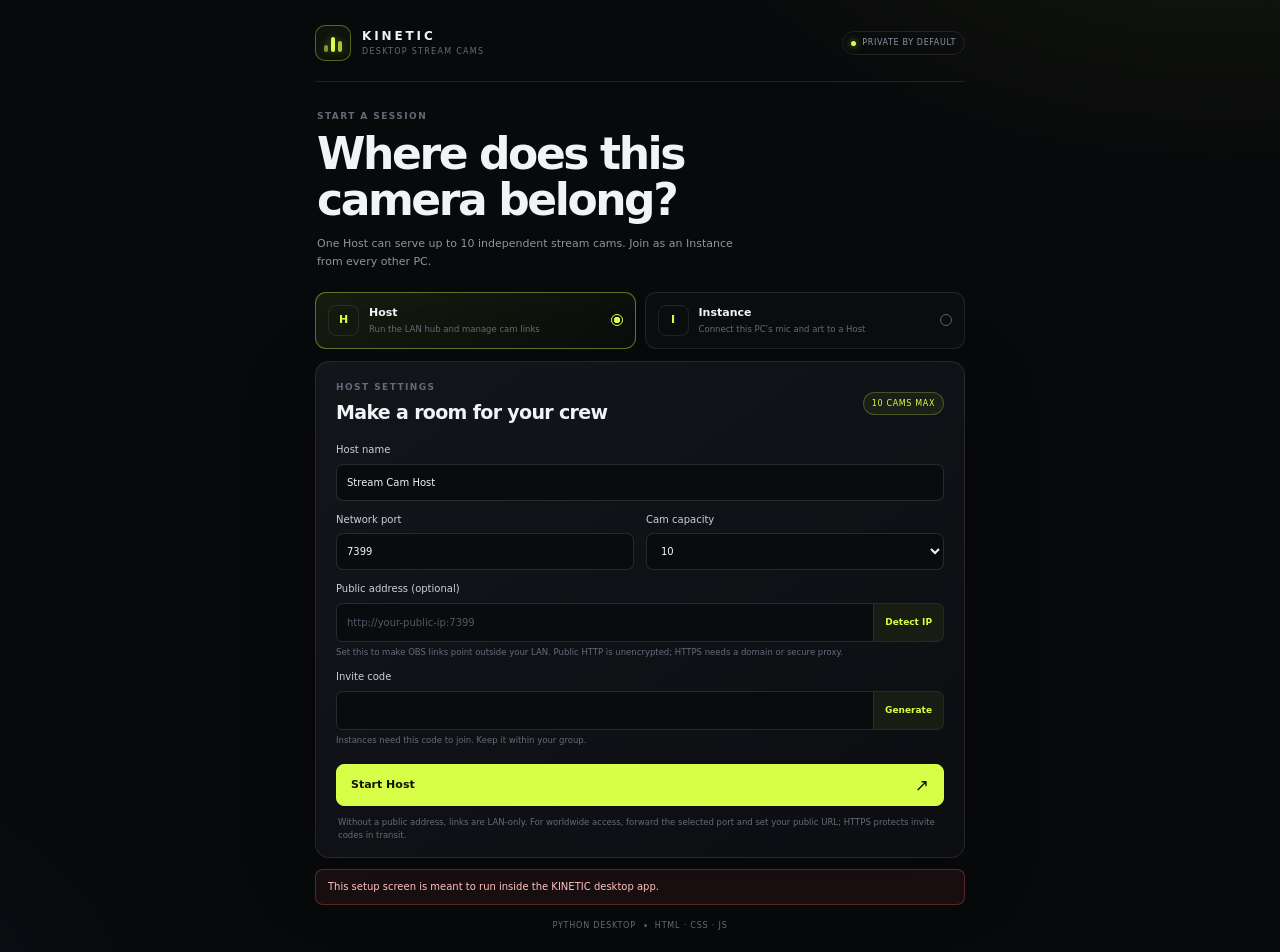
<file: public/setup.html>
<!doctype html>
<html lang="en">
  <head>
    <meta charset="utf-8" />
    <meta name="viewport" content="width=device-width, initial-scale=1" />
    <meta name="color-scheme" content="dark" />
    <title>KINETIC Setup</title>
    <link rel="icon" href="./favicon.svg" type="image/svg+xml" />
    <link rel="stylesheet" href="./css/setup.css" />
  </head>
  <body>
    <main class="setup-shell">
      <header class="setup-header">
        <div class="brand-mark" aria-hidden="true"><span></span><span></span><span></span></div>
        <div><strong>KINETIC</strong><small>DESKTOP STREAM CAMS</small></div>
        <span class="local-badge"><i></i> PRIVATE BY DEFAULT</span>
      </header>

      <section class="intro">
        <p class="eyebrow">START A SESSION</p>
        <h1>Where does this<br />camera belong?</h1>
        <p class="intro-copy">One Host can serve up to 10 independent stream cams. Join as an Instance from every other PC.</p>
      </section>

      <div class="role-switch" role="tablist" aria-label="Choose app role">
        <button type="button" class="role-card is-active" data-mode="host" role="tab" aria-selected="true">
          <span class="role-icon host-icon" aria-hidden="true">H</span>
          <span><strong>Host</strong><small>Run the LAN hub and manage cam links</small></span>
          <span class="radio-mark"></span>
        </button>
        <button type="button" class="role-card" data-mode="instance" role="tab" aria-selected="false">
          <span class="role-icon instance-icon" aria-hidden="true">I</span>
          <span><strong>Instance</strong><small>Connect this PC’s mic and art to a Host</small></span>
          <span class="radio-mark"></span>
        </button>
      </div>

      <section class="role-panel is-active" data-panel="host">
        <div class="panel-title"><div><p class="eyebrow">HOST SETTINGS</p><h2>Make a room for your crew</h2></div><span class="capacity-chip">10 CAMS MAX</span></div>
        <div class="form-grid">
          <label class="field full"><span>Host name</span><input id="hostName" maxlength="80" value="Stream Cam Host" autocomplete="off" /></label>
          <label class="field"><span>Network port</span><input id="hostPort" type="number" min="1024" max="65535" value="7399" /></label>
          <label class="field"><span>Cam capacity</span><select id="maxRooms"><option>10</option><option>9</option><option>8</option><option>7</option><option>6</option><option>5</option><option>4</option><option>3</option><option>2</option><option>1</option></select></label>
          <label class="field full"><span>Public address (optional)</span><div class="input-action"><input id="publicUrl" placeholder="http://your-public-ip:7399" autocomplete="url" spellcheck="false" /><button id="detectPublic" type="button">Detect IP</button></div><small>Set this to make OBS links point outside your LAN. Public HTTP is unencrypted; HTTPS needs a domain or secure proxy.</small></label>
          <label class="field full"><span>Invite code</span><div class="input-action"><input id="accessCode" maxlength="128" autocomplete="off" spellcheck="false" /><button id="generateCode" type="button">Generate</button></div><small>Instances need this code to join. Keep it within your group.</small></label>
        </div>
        <button class="primary-action" id="startHost" type="button"><span>Start Host</span><b aria-hidden="true">↗</b></button>
        <p class="role-footnote">Without a public address, links are LAN-only. For worldwide access, forward the selected port and set your public URL; HTTPS protects invite codes in transit.</p>
      </section>

      <section class="role-panel" data-panel="instance" hidden>
        <div class="panel-title"><div><p class="eyebrow">INSTANCE CONNECTION</p><h2>Join an existing Host</h2></div><span class="capacity-chip">ONE CAM</span></div>
        <div class="form-grid">
          <label class="field full"><span>Host address</span><input id="hostAddress" placeholder="192.168.1.20" autocomplete="url" spellcheck="false" /></label>
          <label class="field"><span>Host port</span><input id="instancePort" type="number" min="1" max="65535" value="7399" /></label>
          <label class="field"><span>Your cam name</span><input id="instanceName" maxlength="80" placeholder="Maya’s cam" autocomplete="off" /></label>
          <label class="field full"><span>Invite code</span><input id="instanceCode" maxlength="128" autocomplete="off" spellcheck="false" /></label>
        </div>
        <button class="primary-action" id="joinHost" type="button"><span>Connect to Host</span><b aria-hidden="true">↗</b></button>
        <p class="role-footnote">Your microphone is captured in this desktop app. Your Host relays the finished overlay to OBS.</p>
      </section>

      <div class="setup-status" id="setupStatus" role="status" aria-live="polite" hidden></div>
      <footer class="setup-footer"><span>PYTHON DESKTOP</span><span class="footer-dot"></span><span>HTML · CSS · JS</span></footer>
    </main>
    <script src="./js/setup.js"></script>
  </body>
</html>
</file>
<file: public/css/setup.css>
:root {
  color-scheme: dark;
  --bg: #08090b;
  --panel: #111318;
  --panel2: #171a20;
  --line: rgba(255,255,255,.09);
  --text: #f1f3f6;
  --muted: #8d94a2;
  --muted2: #646b77;
  --lime: #d8ff47;
  --lime-soft: rgba(216,255,71,.1);
  --font: "Segoe UI Variable", "Segoe UI", Inter, system-ui, sans-serif;
}
* { box-sizing: border-box; }
body { margin: 0; min-width: 360px; min-height: 100vh; color: var(--text); background: radial-gradient(900px 580px at 95% -20%,rgba(216,255,71,.075),transparent 65%),radial-gradient(600px 500px at -15% 110%,rgba(81,118,217,.07),transparent 65%),var(--bg); font: 13px/1.45 var(--font); -webkit-font-smoothing: antialiased; }
button,input,select { font: inherit; color: inherit; }
button { cursor: pointer; }
button:focus-visible,input:focus-visible,select:focus-visible { outline: 2px solid var(--lime); outline-offset: 2px; }
[hidden] { display: none !important; }
.setup-shell { width: min(100% - 40px,650px); margin: 0 auto; padding: 25px 0 20px; }
.setup-header { display: flex; align-items: center; gap: 11px; padding-bottom: 20px; border-bottom: 1px solid var(--line); }
.brand-mark { width: 36px; height: 36px; display: flex; align-items: flex-end; justify-content: center; gap: 3px; padding: 8px; border: 1px solid rgba(216,255,71,.35); border-radius: 10px; background: #10130b; }
.brand-mark span { width: 4px; border-radius: 3px; background: var(--lime); box-shadow: 0 0 8px rgba(216,255,71,.35); }
.brand-mark span:nth-child(1) { height: 7px; opacity: .55; }.brand-mark span:nth-child(2) { height: 15px; }.brand-mark span:nth-child(3) { height: 11px; opacity: .75; }
.setup-header > div:nth-child(2) { display: flex; flex-direction: column; line-height: 1.2; }
.setup-header strong { font-size: 12px; letter-spacing: .24em; }.setup-header small { margin-top: 4px; color: var(--muted2); font-size: 8px; letter-spacing: .16em; }
.local-badge { display: inline-flex; align-items: center; gap: 6px; margin-left: auto; padding: 5px 8px; border: 1px solid var(--line); border-radius: 99px; color: var(--muted); font-size: 8px; letter-spacing: .08em; }
.local-badge i { width: 5px; height: 5px; border-radius: 50%; background: var(--lime); box-shadow: 0 0 7px rgba(216,255,71,.7); }
.intro { padding: 28px 2px 21px; }.eyebrow { margin: 0 0 8px; color: var(--muted2); font-size: 9px; font-weight: 700; letter-spacing: .16em; }
h1 { margin: 0; font-size: clamp(31px,6vw,44px); font-weight: 600; letter-spacing: -.055em; line-height: 1.04; }
.intro-copy { max-width: 430px; margin: 12px 0 0; color: var(--muted); font-size: 11px; line-height: 1.65; }
.role-switch { display: grid; grid-template-columns: 1fr 1fr; gap: 9px; margin-bottom: 12px; }
.role-card { display: flex; align-items: center; gap: 10px; min-width: 0; padding: 12px; border: 1px solid var(--line); border-radius: 11px; background: rgba(255,255,255,.018); text-align: left; transition: border-color .15s,background .15s,transform .15s; }
.role-card:hover { border-color: rgba(255,255,255,.22); transform: translateY(-1px); }.role-card.is-active { border-color: rgba(216,255,71,.4); background: linear-gradient(140deg,rgba(216,255,71,.075),rgba(216,255,71,.018)); }
.role-icon { display: grid; place-items: center; width: 31px; height: 31px; flex: 0 0 31px; border: 1px solid var(--line); border-radius: 8px; color: var(--lime); font-size: 11px; font-weight: 700; }
.role-card > span:nth-child(2) { display: flex; flex: 1; flex-direction: column; min-width: 0; }.role-card strong { font-size: 11px; }.role-card small { margin-top: 3px; color: var(--muted2); font-size: 8.5px; line-height: 1.4; }
.radio-mark { width: 12px; height: 12px; flex: 0 0 12px; border: 1px solid #555c67; border-radius: 50%; }.role-card.is-active .radio-mark { border-color: var(--lime); background: radial-gradient(circle,var(--lime) 0 3px,transparent 3.5px); }
.role-panel { padding: 19px 20px 15px; border: 1px solid var(--line); border-radius: 14px; background: linear-gradient(145deg,rgba(20,22,28,.96),rgba(12,14,18,.97)); box-shadow: 0 20px 70px rgba(0,0,0,.25); animation: arrive .18s ease-out; }
@keyframes arrive { from { opacity: .6; transform: translateY(3px); } to { opacity: 1; transform: translateY(0); } }
.panel-title { display: flex; align-items: center; justify-content: space-between; gap: 12px; margin-bottom: 17px; }.panel-title .eyebrow { margin-bottom: 5px; }.panel-title h2 { margin: 0; font-size: 19px; font-weight: 600; letter-spacing: -.035em; }
.capacity-chip { padding: 5px 8px; border: 1px solid rgba(216,255,71,.23); border-radius: 99px; background: rgba(216,255,71,.06); color: var(--lime); font-size: 8px; letter-spacing: .08em; white-space: nowrap; }
.form-grid { display: grid; grid-template-columns: 1fr 1fr; gap: 12px; }.field { display: flex; flex-direction: column; gap: 6px; min-width: 0; color: #cbd0d8; font-size: 10px; font-weight: 500; }.field.full { grid-column: 1 / -1; }
.field input,.field select { width: 100%; height: 37px; min-width: 0; padding: 0 10px; border: 1px solid rgba(255,255,255,.12); border-radius: 7px; background: #090b0e; color: var(--text); outline: 0; }
.field input::placeholder { color: #525965; }.field small { margin-top: -2px; color: var(--muted2); font-size: 8.5px; font-weight: 400; }
.input-action { display: flex; overflow: hidden; border: 1px solid rgba(255,255,255,.12); border-radius: 7px; background: #090b0e; }.input-action input { border: 0; border-radius: 0; }.input-action button { flex: 0 0 auto; padding: 0 11px; border: 0; border-left: 1px solid var(--line); background: rgba(216,255,71,.07); color: var(--lime); font-size: 9px; font-weight: 600; }
.primary-action { display: flex; align-items: center; justify-content: space-between; width: 100%; height: 42px; margin-top: 18px; padding: 0 14px; border: 1px solid var(--lime); border-radius: 8px; background: var(--lime); color: #111400; font-size: 11px; font-weight: 700; transition: background .15s,transform .15s; }.primary-action:hover { background: #e8ff8a; transform: translateY(-1px); }.primary-action:disabled { opacity: .55; cursor: wait; transform: none; }.primary-action b { font-size: 17px; font-weight: 400; }
.role-footnote { margin: 10px 2px 0; color: var(--muted2); font-size: 8.5px; line-height: 1.5; }
.setup-status { margin-top: 11px; padding: 10px 12px; border: 1px solid rgba(255,107,107,.28); border-radius: 8px; background: rgba(255,107,107,.07); color: #ffc2c2; font-size: 10px; }.setup-status.is-ok { border-color: rgba(216,255,71,.24); background: rgba(216,255,71,.05); color: var(--lime); }
.setup-footer { display: flex; align-items: center; justify-content: center; gap: 8px; padding-top: 15px; color: var(--muted2); font-size: 8px; letter-spacing: .1em; }.footer-dot { width: 3px; height: 3px; border-radius: 50%; background: #555c67; }
@media (max-width: 540px) { .setup-shell { width: min(100% - 24px,650px); padding-top: 14px; }.role-panel { padding: 16px 14px 14px; }.role-switch { gap: 6px; }.role-card { padding: 9px; gap: 7px; }.role-card small { font-size: 8px; }.role-icon { width: 27px; height: 27px; flex-basis: 27px; } }
</file>
